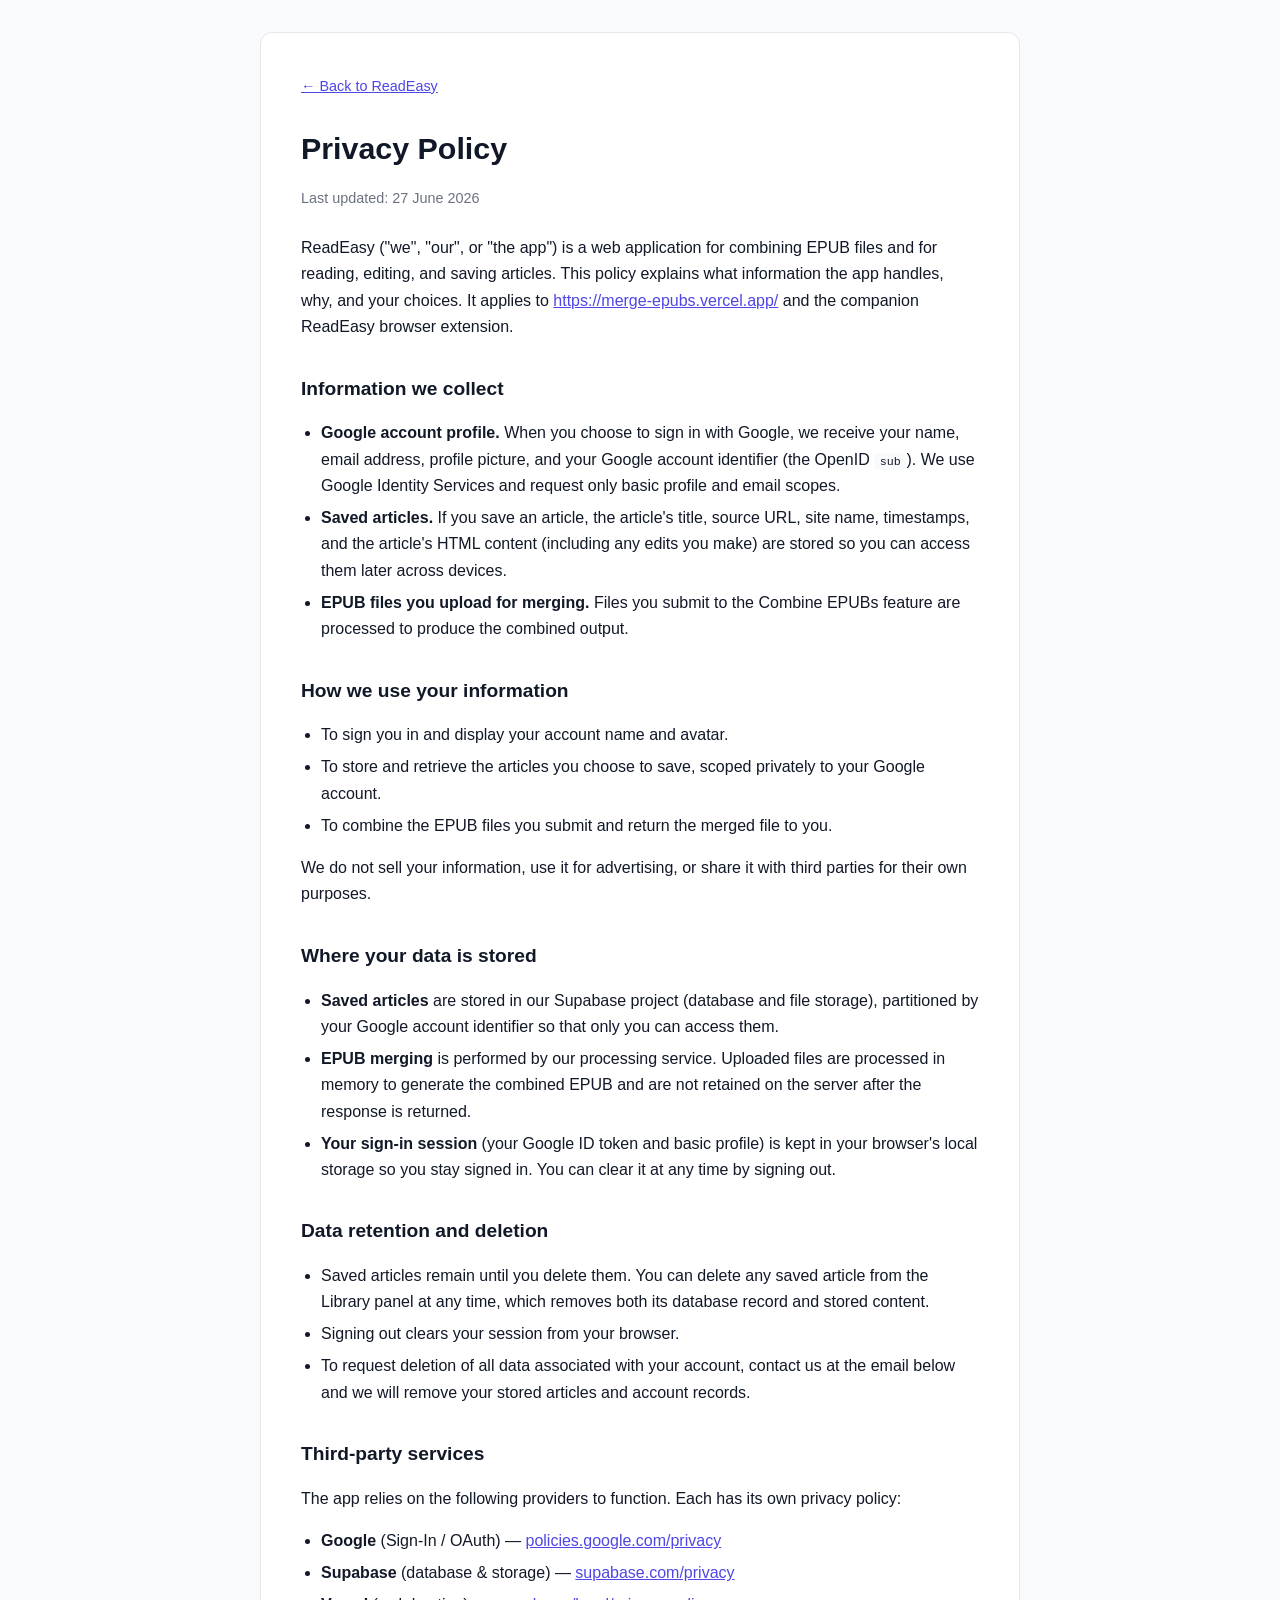
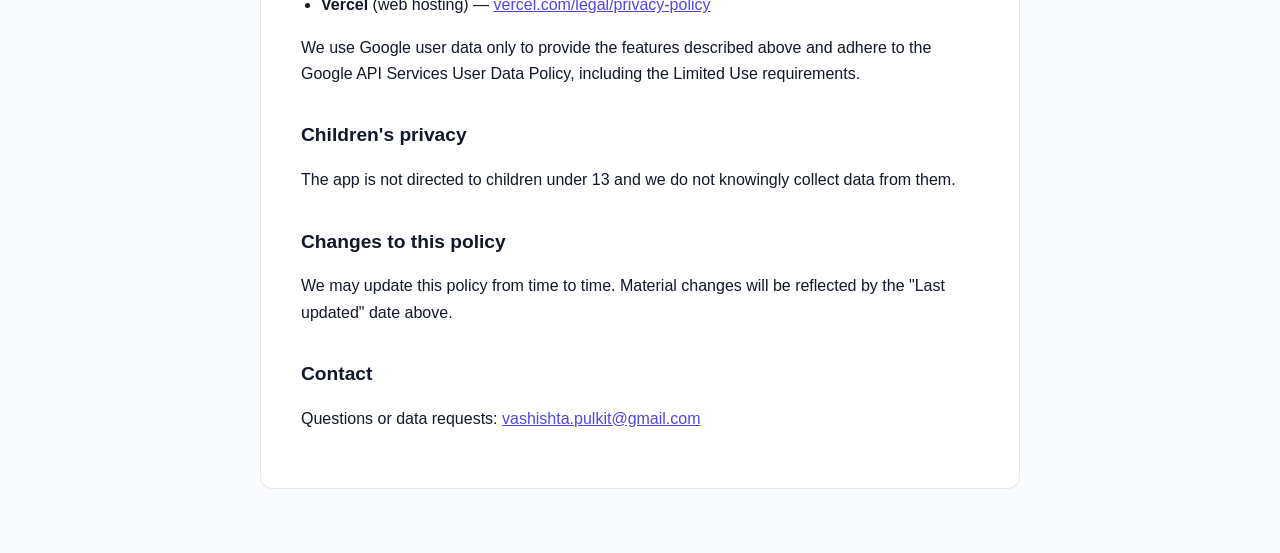
<file: privacy-policy.html>
<!DOCTYPE html>
<html lang="en">
<head>
    <meta charset="UTF-8">
    <meta name="viewport" content="width=device-width, initial-scale=1.0">
    <title>Privacy Policy — ReadEasy</title>
    <style>
        :root {
            --primary: #4f46e5;
            --text: #111827;
            --muted: #6b7280;
            --bg: #f9fafb;
            --card: #ffffff;
            --border: #e5e7eb;
        }
        * { box-sizing: border-box; }
        body {
            font-family: -apple-system, BlinkMacSystemFont, "Segoe UI", Roboto, Helvetica, Arial, sans-serif;
            background: var(--bg);
            color: var(--text);
            line-height: 1.65;
            margin: 0;
            padding: 2rem 1rem 4rem;
        }
        .wrap {
            max-width: 760px;
            margin: 0 auto;
            background: var(--card);
            border: 1px solid var(--border);
            border-radius: 12px;
            padding: 2.5rem;
        }
        h1 { font-size: 1.9rem; margin: 0 0 0.25rem; }
        h2 { font-size: 1.2rem; margin: 2rem 0 0.5rem; }
        .updated { color: var(--muted); font-size: 0.9rem; margin-bottom: 1.5rem; }
        a { color: var(--primary); }
        ul { padding-left: 1.25rem; }
        li { margin-bottom: 0.35rem; }
        .back { display: inline-block; margin-bottom: 1.5rem; font-size: 0.9rem; }
        code { background: var(--bg); padding: 0.1rem 0.35rem; border-radius: 4px; font-size: 0.9em; }
    </style>
</head>
<body>
    <div class="wrap">
        <a class="back" href="/">&larr; Back to ReadEasy</a>
        <h1>Privacy Policy</h1>
        <p class="updated">Last updated: 27 June 2026</p>

        <p>
            ReadEasy ("we", "our", or "the app") is a web application for combining EPUB
            files and for reading, editing, and saving articles. This policy explains what
            information the app handles, why, and your choices. It applies to
            <a href="https://merge-epubs.vercel.app/">https://merge-epubs.vercel.app/</a>
            and the companion ReadEasy browser extension.
        </p>

        <h2>Information we collect</h2>
        <ul>
            <li>
                <strong>Google account profile.</strong> When you choose to sign in with
                Google, we receive your name, email address, profile picture, and your
                Google account identifier (the OpenID <code>sub</code>). We use Google
                Identity Services and request only basic profile and email scopes.
            </li>
            <li>
                <strong>Saved articles.</strong> If you save an article, the article's
                title, source URL, site name, timestamps, and the article's HTML content
                (including any edits you make) are stored so you can access them later
                across devices.
            </li>
            <li>
                <strong>EPUB files you upload for merging.</strong> Files you submit to the
                Combine EPUBs feature are processed to produce the combined output.
            </li>
        </ul>

        <h2>How we use your information</h2>
        <ul>
            <li>To sign you in and display your account name and avatar.</li>
            <li>To store and retrieve the articles you choose to save, scoped privately to your Google account.</li>
            <li>To combine the EPUB files you submit and return the merged file to you.</li>
        </ul>
        <p>
            We do not sell your information, use it for advertising, or share it with third
            parties for their own purposes.
        </p>

        <h2>Where your data is stored</h2>
        <ul>
            <li>
                <strong>Saved articles</strong> are stored in our Supabase project (database
                and file storage), partitioned by your Google account identifier so that only
                you can access them.
            </li>
            <li>
                <strong>EPUB merging</strong> is performed by our processing service. Uploaded
                files are processed in memory to generate the combined EPUB and are not retained
                on the server after the response is returned.
            </li>
            <li>
                <strong>Your sign-in session</strong> (your Google ID token and basic profile)
                is kept in your browser's local storage so you stay signed in. You can clear it
                at any time by signing out.
            </li>
        </ul>

        <h2>Data retention and deletion</h2>
        <ul>
            <li>Saved articles remain until you delete them. You can delete any saved article from the Library panel at any time, which removes both its database record and stored content.</li>
            <li>Signing out clears your session from your browser.</li>
            <li>
                To request deletion of all data associated with your account, contact us at the
                email below and we will remove your stored articles and account records.
            </li>
        </ul>

        <h2>Third-party services</h2>
        <p>The app relies on the following providers to function. Each has its own privacy policy:</p>
        <ul>
            <li><strong>Google</strong> (Sign-In / OAuth) — <a href="https://policies.google.com/privacy" target="_blank" rel="noopener">policies.google.com/privacy</a></li>
            <li><strong>Supabase</strong> (database &amp; storage) — <a href="https://supabase.com/privacy" target="_blank" rel="noopener">supabase.com/privacy</a></li>
            <li><strong>Vercel</strong> (web hosting) — <a href="https://vercel.com/legal/privacy-policy" target="_blank" rel="noopener">vercel.com/legal/privacy-policy</a></li>
        </ul>
        <p>
            We use Google user data only to provide the features described above and adhere to
            the Google API Services User Data Policy, including the Limited Use requirements.
        </p>

        <h2>Children's privacy</h2>
        <p>The app is not directed to children under 13 and we do not knowingly collect data from them.</p>

        <h2>Changes to this policy</h2>
        <p>We may update this policy from time to time. Material changes will be reflected by the "Last updated" date above.</p>

        <h2>Contact</h2>
        <p>
            Questions or data requests: <a href="mailto:vashishta.pulkit@gmail.com">vashishta.pulkit@gmail.com</a>
        </p>
    </div>
</body>
</html>
</file>
